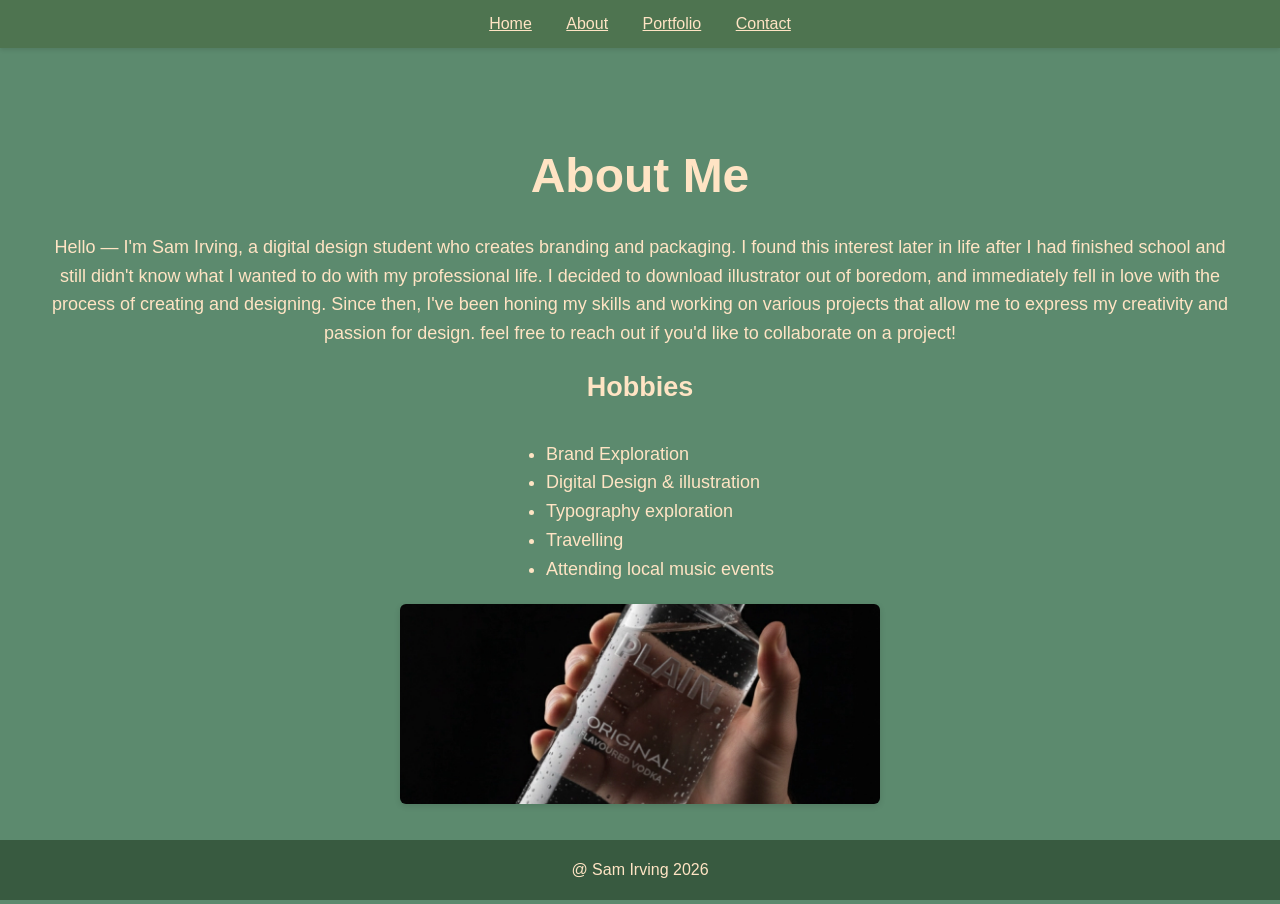
<file: about.html>
<!DOCTYPE html>
<html lang="en">
<head>
  <meta charset="utf-8">
  <meta name="viewport" content="width=device-width, initial-scale=1">
  <title>About — Sam Irving</title>
  <link rel="stylesheet" href="style.css">
  <link rel="icon" href="favicon.svg" type="image/svg+xml">
    <meta name="description" content="A portfolio showcasing the branding and packaging design work of Sam Irving, a digital design student. Explore a selection of projects that highlight creativity and design skills in the field of branding.">
</head>
<body>

  <header>
    <nav>
      <a href="index.html">Home</a>
      <a href="about.html">About</a>
      <a href="portfolio.html">Portfolio</a>
      <a href="contact.html">Contact</a>
    </nav>
  </header>

  <main>
    <h1>About Me</h1>

    <p id="about-paragraph">Hello — I'm Sam Irving, a digital design student who creates branding and packaging. I found this interest later in life after I had finished school and still didn't know what I wanted to do with my professional life. I decided to download illustrator out of boredom, and immediately fell in love with the process of creating and designing. Since then, I've been honing my skills and working on various projects that allow me to express my creativity and passion for design. feel free to reach out if you'd like to collaborate on a project!</p>

    <h2 style="color:bisque; margin-top:18px;">Hobbies</h2>
    <ul class="hobbies" style="list-style:disc; text-align:left; display:inline-block; margin:8px 0; color:bisque;">
      <li>Brand Exploration</li>
      <li>Digital Design &amp; illustration</li>
      <li>Typography exploration</li>
      <li>Travelling</li>
      <li>Attending local music events</li>
    </ul>

    <!-- Page image (plain2.webp) -->
    <img src="images/plain2.webp" alt="About image" class="page-image page-image--small crop-bottom">

  </main>

  <footer>@ Sam Irving 2026</footer>

</body>
</html>
</file>
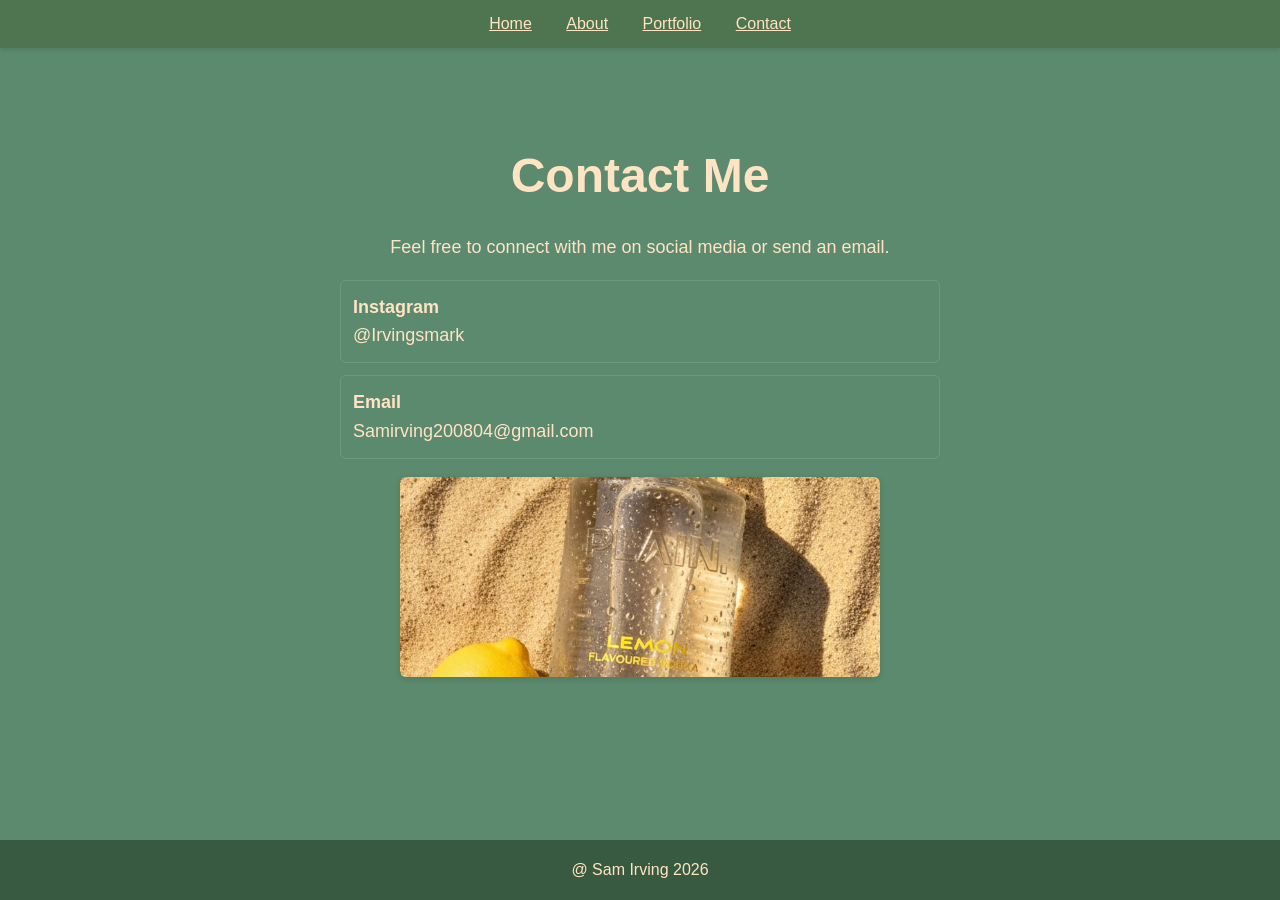
<file: contact.html>
<!DOCTYPE html>
<html lang="en">
<head>
  <meta charset="utf-8">
  <meta name="viewport" content="width=device-width, initial-scale=1">
  <title>Contact — Sam Irving</title>
  <link rel="stylesheet" href="style.css">
  <link rel="icon" href="favicon.svg" type="image/svg+xml">
    <meta name="description" content="A portfolio showcasing the branding and packaging design work of Sam Irving, a digital design student. Explore a selection of projects that highlight creativity and design skills in the field of branding.">
</head>
<body>

  <header>
    <nav>
      <a href="index.html">Home</a>
      <a href="about.html">About</a>
      <a href="portfolio.html">Portfolio</a>
      <a href="contact.html">Contact</a>
    </nav>
  </header>

  <main>
    <h1>Contact Me</h1>

    <p id="contact-intro">Feel free to connect with me on social media or send an email.</p>

    <div class="contact-list" style="max-width:600px; margin:18px auto; text-align:left;">
      <div class="contact-box" style="padding:12px; border-radius:6px; border:1px solid rgba(255,255,255,0.12); background:transparent; color:bisque; margin-bottom:12px;">
        <strong>Instagram</strong><br>
        <a href="https://instagram.com/irvingsmark" target="_blank" style="color:bisque; text-decoration:none;">@Irvingsmark</a>
      </div>

      <div class="contact-box" style="padding:12px; border-radius:6px; border:1px solid rgba(255,255,255,0.12); background:transparent; color:bisque;">
        <strong>Email</strong><br>
        <a href="mailto:Samirving200804@gmail.com" style="color:bisque; text-decoration:none;">Samirving200804@gmail.com</a>
      </div>
    </div>

    <!-- Page image (plain3.jpg) -->
    <img src="images/plain3.jpg" alt="Contact image" class="page-image page-image--small">

  </main>

  <footer>@ Sam Irving 2026</footer>

</body>
</html>
</file>
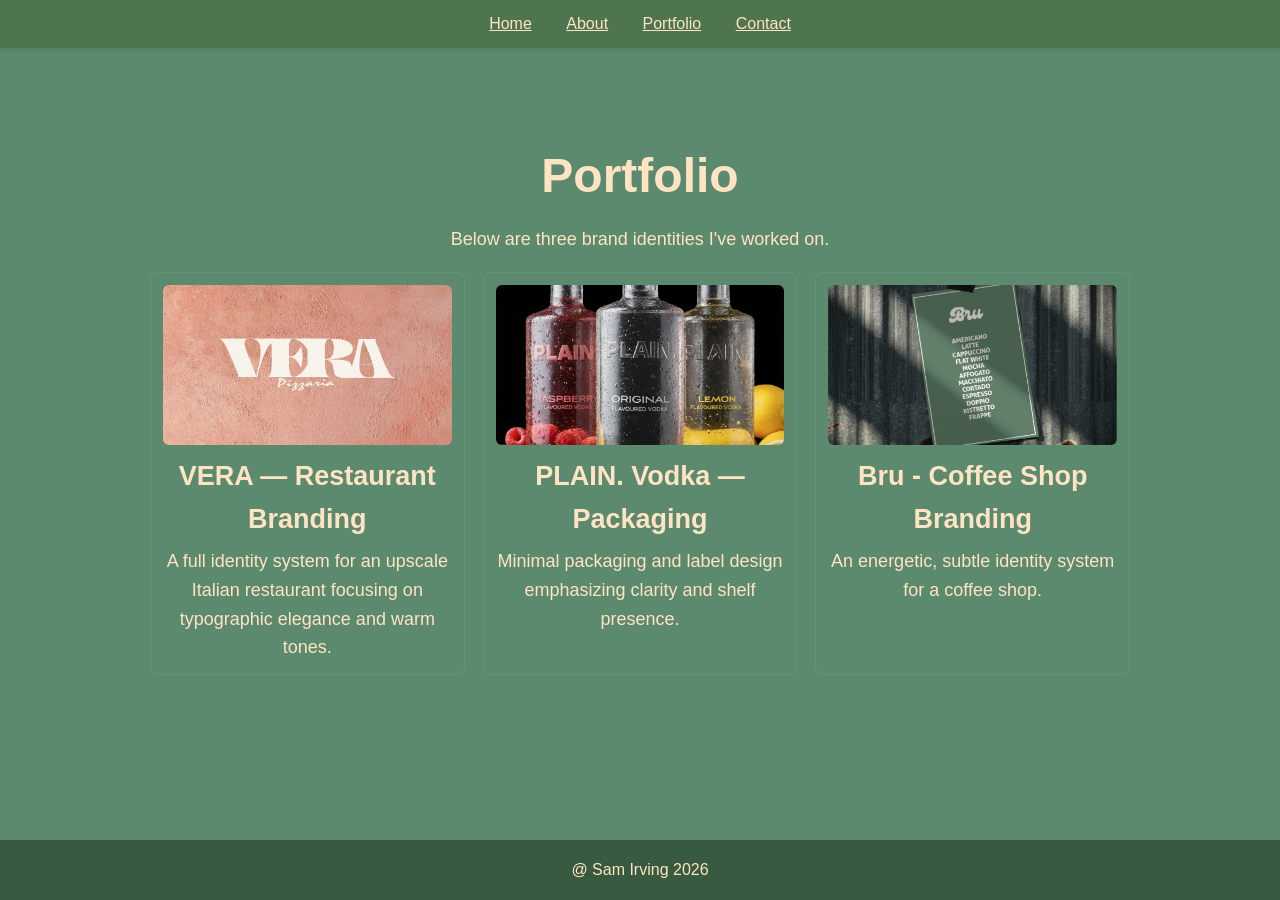
<file: portfolio.html>
<!DOCTYPE html>
<html lang="en">
<head>
  <meta charset="utf-8">
  <meta name="viewport" content="width=device-width, initial-scale=1">
  <meta name="description" content="A portfolio showcasing the branding and packaging design work of Sam Irving, a digital design student. Explore a selection of projects that highlight creativity and design skills in the field of branding.">
  <title>Portfolio — Sam Irving</title>
  <link rel="stylesheet" href="style.css">
  <link rel="icon" href="favicon.svg" type="image/svg+xml">
</head>
<body>

  <header>
    <nav>
      <a href="index.html">Home</a>
      <a href="about.html">About</a>
      <a href="portfolio.html">Portfolio</a>
      <a href="contact.html">Contact</a>
    </nav>
  </header>

  <main>
    <h1>Portfolio</h1>

    <p style="color:bisque; max-width:800px; margin:0 auto 18px;">Below are three brand identities I've worked on.</p>

    <div class="portfolio-grid" style="display:grid; grid-template-columns:repeat(auto-fit,minmax(240px,1fr)); gap:18px; max-width:980px; margin:18px auto;">

      <article class="portfolio-card" style="background:transparent; border:1px solid rgba(255,255,255,0.08); padding:12px; border-radius:8px; color:bisque;">
        <img src="images/vera1.webp" alt="VERA branding" style="width:100%; height:160px; object-fit:cover; display:block; border-radius:6px;">
        <h2 style="margin:10px 0 6px 0;">VERA — Restaurant Branding</h2>
        <p style="margin:0;">A full identity system for an upscale Italian restaurant focusing on typographic elegance and warm tones.</p>
      </article>

      <article class="portfolio-card" style="background:transparent; border:1px solid rgba(255,255,255,0.08); padding:12px; border-radius:8px; color:bisque;">
        <img src="images/plain-opt.webp" alt="PLAIN branding" style="width:100%; height:160px; object-fit:cover; display:block; border-radius:6px;">
        <h2 style="margin:10px 0 6px 0;">PLAIN. Vodka — Packaging</h2>
        <p style="margin:0;">Minimal packaging and label design emphasizing clarity and shelf presence.</p>
      </article>

      <article class="portfolio-card" style="background:transparent; border:1px solid rgba(255,255,255,0.08); padding:12px; border-radius:8px; color:bisque;">
        <img src="images/bru.webp" alt="Bru branding" style="width:100%; height:160px; object-fit:cover; display:block; border-radius:6px;">
        <h2 style="margin:10px 0 6px 0;">Bru - Coffee Shop Branding</h2>
        <p style="margin:0;">An energetic, subtle identity system for a coffee shop.</p>
      </article>

    </div>

  </main>

  <footer>@ Sam Irving 2026</footer>

</body>
</html>
</file>
<file: style.css>
body {
    font-family: Arial, Helvetica, sans-serif;
    background-color: rgb(92, 138, 110);
    text-align: center;
    text-decoration: solid;
    padding: 40px;
    padding-bottom: 80px; 
}


header {
    position: fixed;
    top: 0;
    left: 0;
    width: 100%;
    background-color: rgb(78, 116, 80); 
    z-index: 1000;
    box-shadow: 0 2px 4px rgba(0,0,0,0.1);
}

header nav {
    margin: 0;
    padding: 15px 0;
}

main {
    margin-top: 90px; 
    color: bisque;
    font-size: 18px;
    line-height: 1.6;
}

main img{

    max-width: 100%;
    height: auto;

}

main h1 {
    font-size: 48px;
    margin: 0 0 10px 0;
    color: bisque;
}

/* Tagline under the main title */
.tagline {
    color: bisque;
    margin-top: 6px;
    margin-bottom: 8px;
    font-size: 16px;
    font-weight: 600;
    opacity: 0.95;
}

/* Service boxes */
.services {
    display: flex;
    gap: 10px;
    justify-content: center;
    margin: 14px 0 18px 0;
}
.service {
    background: rgba(255,255,255,0.04);
    padding: 8px 12px;
    border-radius: 8px;
    color: bisque;
    font-weight: 600;
    font-size: 14px;
}

/* Intro paragraph and quote */
.intro {
    color: bisque;
    max-width: 760px;
    margin: 18px auto;
    font-size: 16px;
}
.quote {
    color: bisque;
    margin-top: 12px;
    font-style: italic;
    opacity: 0.95;
}

footer {
    position: fixed;
    left: 0;
    bottom: 0;
    width: 100%;
    height: 60px;
    background-color: rgb(56, 90, 64); 
    color: bisque; 
    display: flex;
    align-items: center;
    justify-content: center;
    z-index: 1000;
}

nav {
    margin-bottom: 50px;
    background-color: rgb(78, 116, 80);
    text-align: center;
    
}

nav a {
    margin: 0 15px;
    color: rgb(78, 116, 80);
}

nav a {
    color: bisque;
}

/* Page smooth scrolling for anchor links */
html {
    scroll-behavior: smooth;
}

/* Carousel layout: compact horizontal thumbnails */
.carousels {
    display: flex;
    flex-direction: column;
    gap: 28px;
    align-items: center;
}

.carousel {
    max-width: 760px; /* overall carousel width */
    width: 90%;
    margin: 0 auto;
    position: relative;
    background: transparent;
    padding: 8px 12px;
    box-sizing: border-box;
}

.carousel-track {
    display: flex;
    gap: 0; /* no gaps between slides */
    overflow-x: auto; /* allow horizontal scrolling */
    overflow-y: hidden;
    align-items: stretch;
    /* optionally allow smooth scrolling if JS not present */
    scroll-behavior: smooth; /* smooth when programmatically scrolled */
    scroll-snap-type: x mandatory; /* snap to slides */
    -webkit-overflow-scrolling: touch;
}

.carousel-slide {
    flex: 0 0 auto; /* width determined by image */
    display: block;
    scroll-snap-align: start;
}

.carousel-slide img {
    width: 100%;
    height: 140px;
    object-fit: cover;
    display: block;
    border-radius: 0; /* no rounding so edges meet */
    box-shadow: none; /* remove gap-looking shadows */
    margin: 0;
}

/* Prev/Next buttons */
.carousel .prev,
.carousel .next {
    position: absolute;
    top: 50%;
    transform: translateY(-50%);
    background-color: rgba(0,0,0,0.45);
    color: #fff;
    border: none;
    width: 34px;
    height: 34px;
    border-radius: 50%;
    display: flex;
    align-items: center;
    justify-content: center;
    cursor: pointer;
    z-index: 10;
}
.carousel .prev { left: 8px; }
.carousel .next { right: 8px; }
.carousel .prev:focus,
.carousel .next:focus { outline: 2px solid bisque; }

/* Dots container */
.carousel .dots {
    margin-top: 8px;
    display: flex;
    gap: 8px;
    justify-content: center;
}
.carousel .dots button {
    width: 10px;
    height: 10px;
    border-radius: 50%;
    border: none;
    background: rgba(255,255,255,0.35);
    cursor: pointer;
}
.carousel .dots button.active { background: bisque; }

/* Optional: hide native scrollbars for WebKit and Firefox */
.carousel-track::-webkit-scrollbar { height: 8px; }
.carousel-track::-webkit-scrollbar-thumb { background: rgba(0,0,0,0.12); border-radius: 4px; }
.carousel-track { scrollbar-width: thin; scrollbar-color: rgba(0,0,0,0.12) transparent; }

/* Instagram link: match surrounding text color */
.insta-link {
    color: inherit;
    text-decoration: none;
    font-weight: 600;
}

.insta-link:hover { text-decoration: underline; opacity: 0.95; }

/* Full-width page images used on About/Contact pages */
.page-image {
    width: 100%;
    max-width: 920px;
    height: auto;
    display: block;
    margin: 18px auto 8px auto;
    border-radius: 6px;
    object-fit: cover;
    box-shadow: 0 2px 6px rgba(0,0,0,0.12);
}

/* Smaller variants and crop helpers */
.page-image--small {
    max-width: 480px; /* much smaller */
    width: 90%;
    height: 200px; /* fixed height so image is cropped to fit */
    object-fit: cover;
    display: block;
    margin: 12px auto;
}

/* Crop the image to show the top area and hide the bottom */
.page-image.crop-top {
    object-position: top center; /* show top; crop bottom */
    height: 160px; /* increase/decrease to crop more/less */
}

/* Responsive adjustments */
@media (max-width: 640px) {
    .carousel {
        max-width: 100%;
        padding: 6px;
    }
    .carousel-slide { flex: 0 0 140px; }
    .carousel-slide img { height: 112px; }
}
</file>
